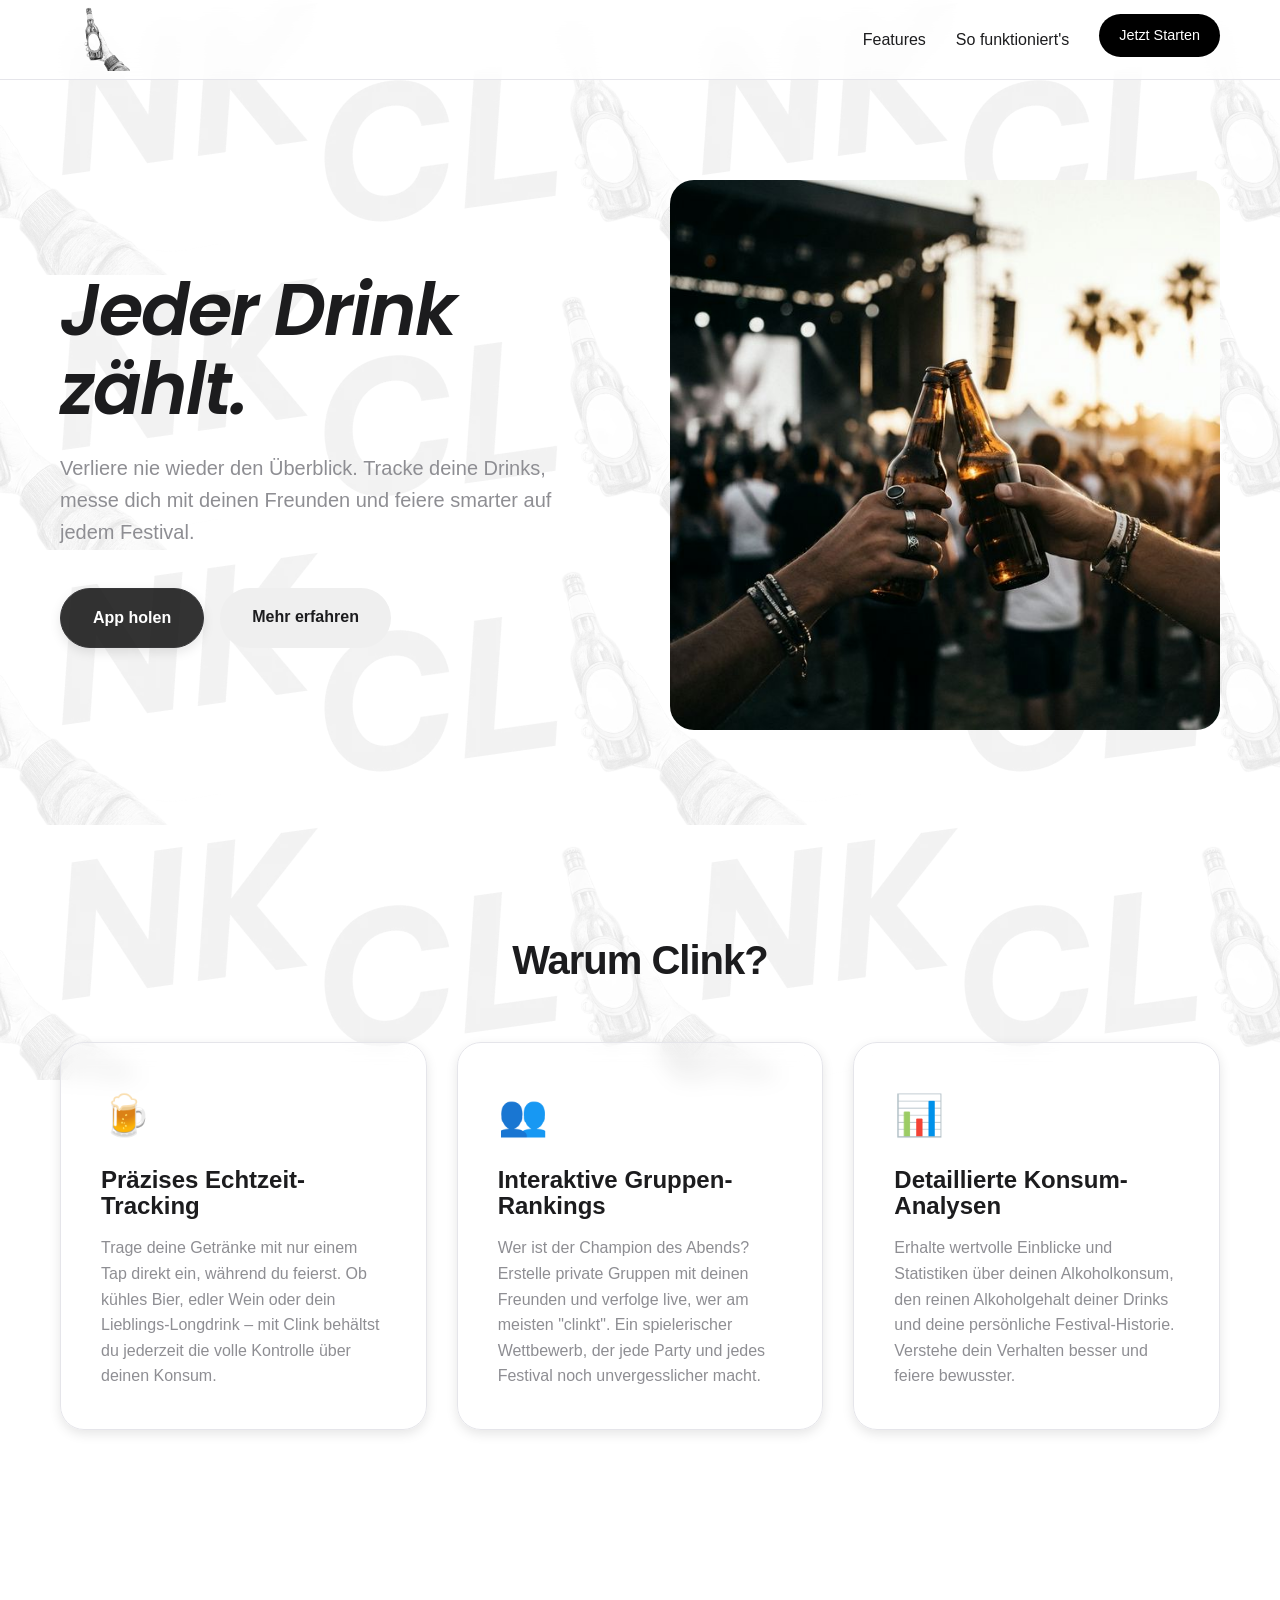
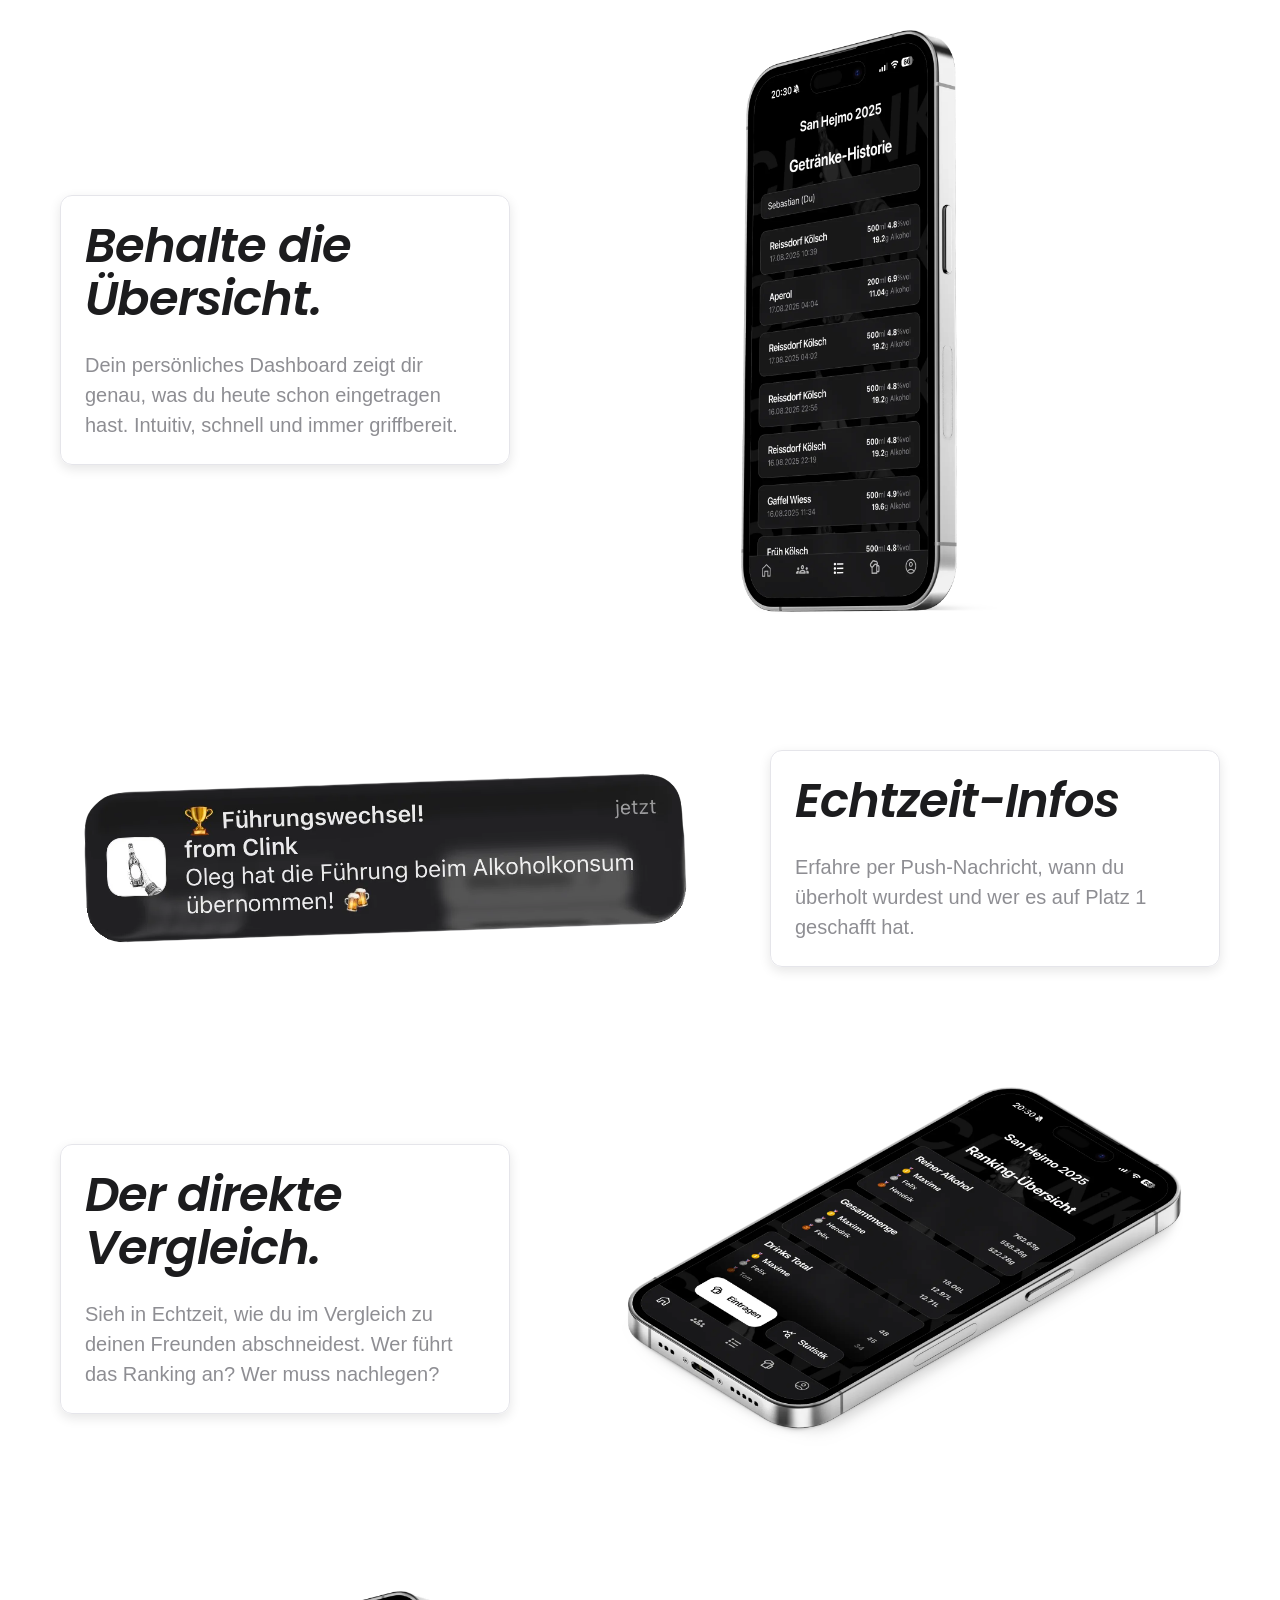
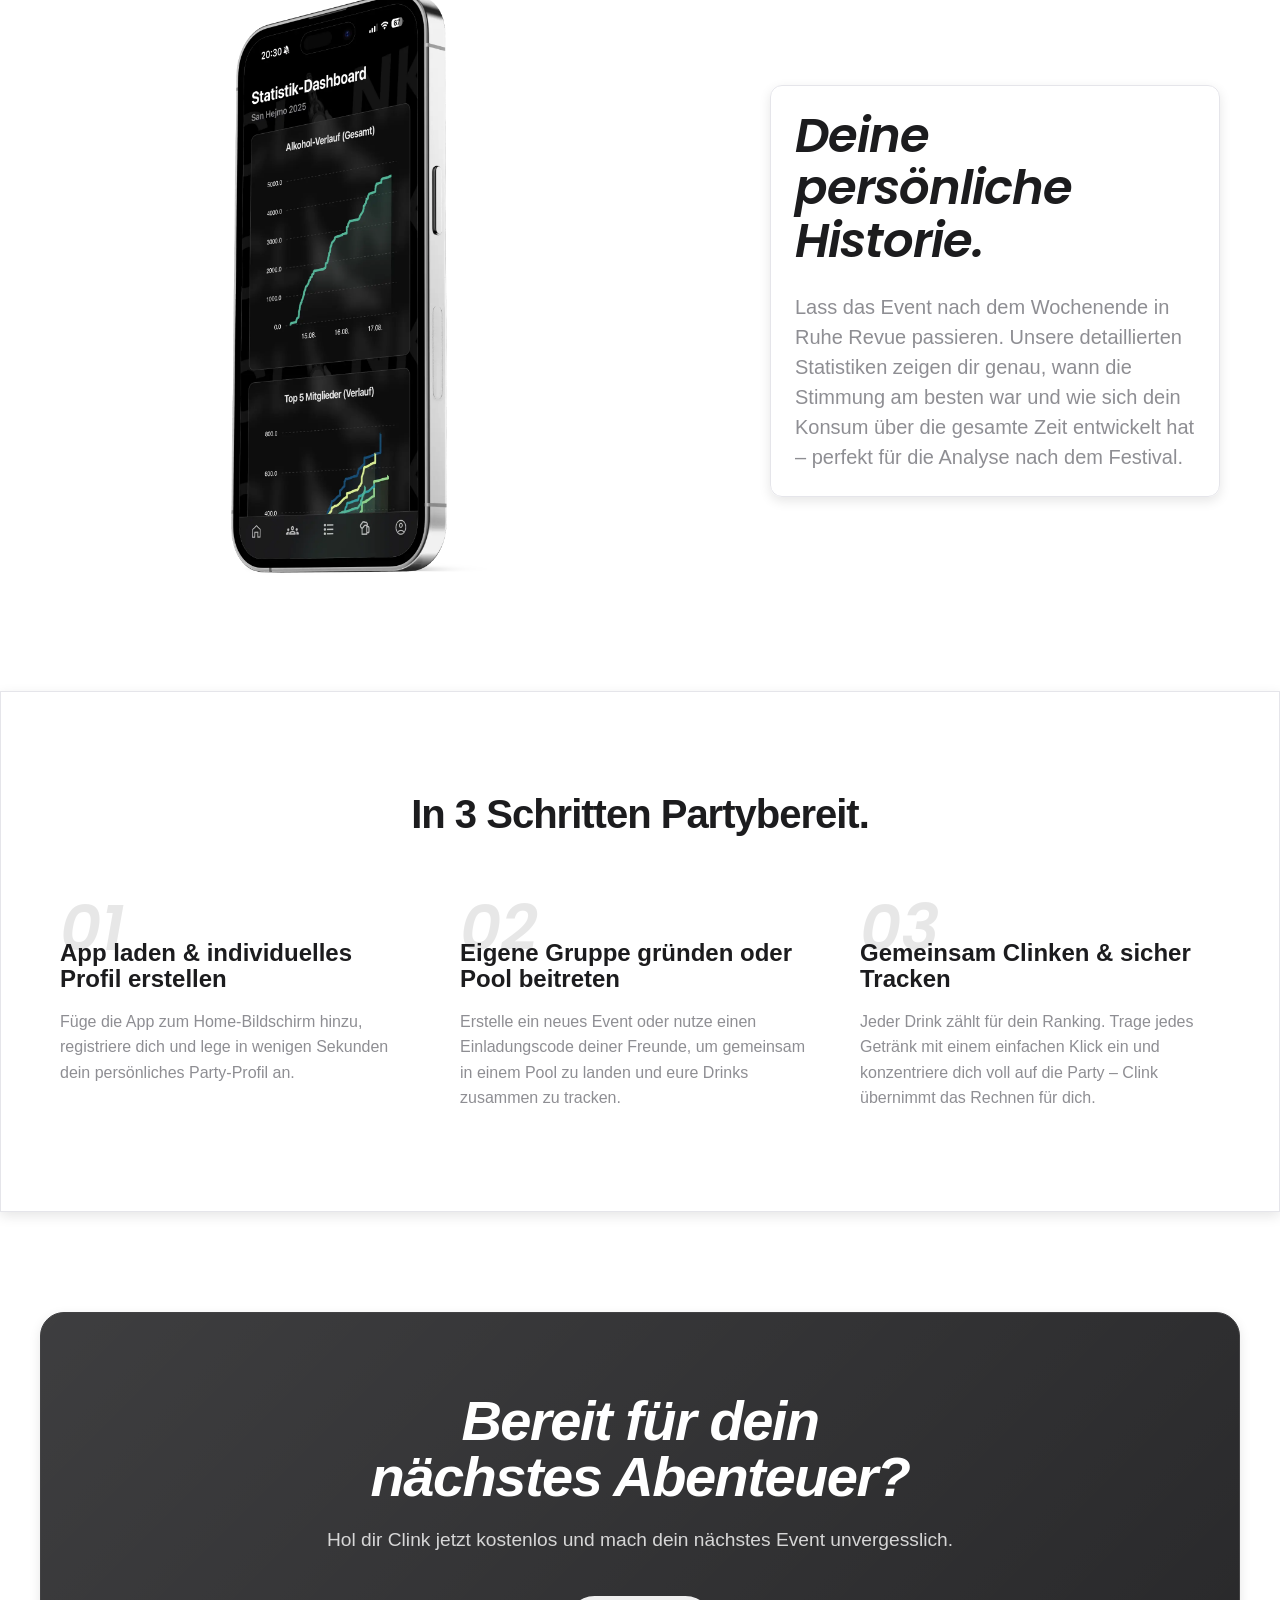
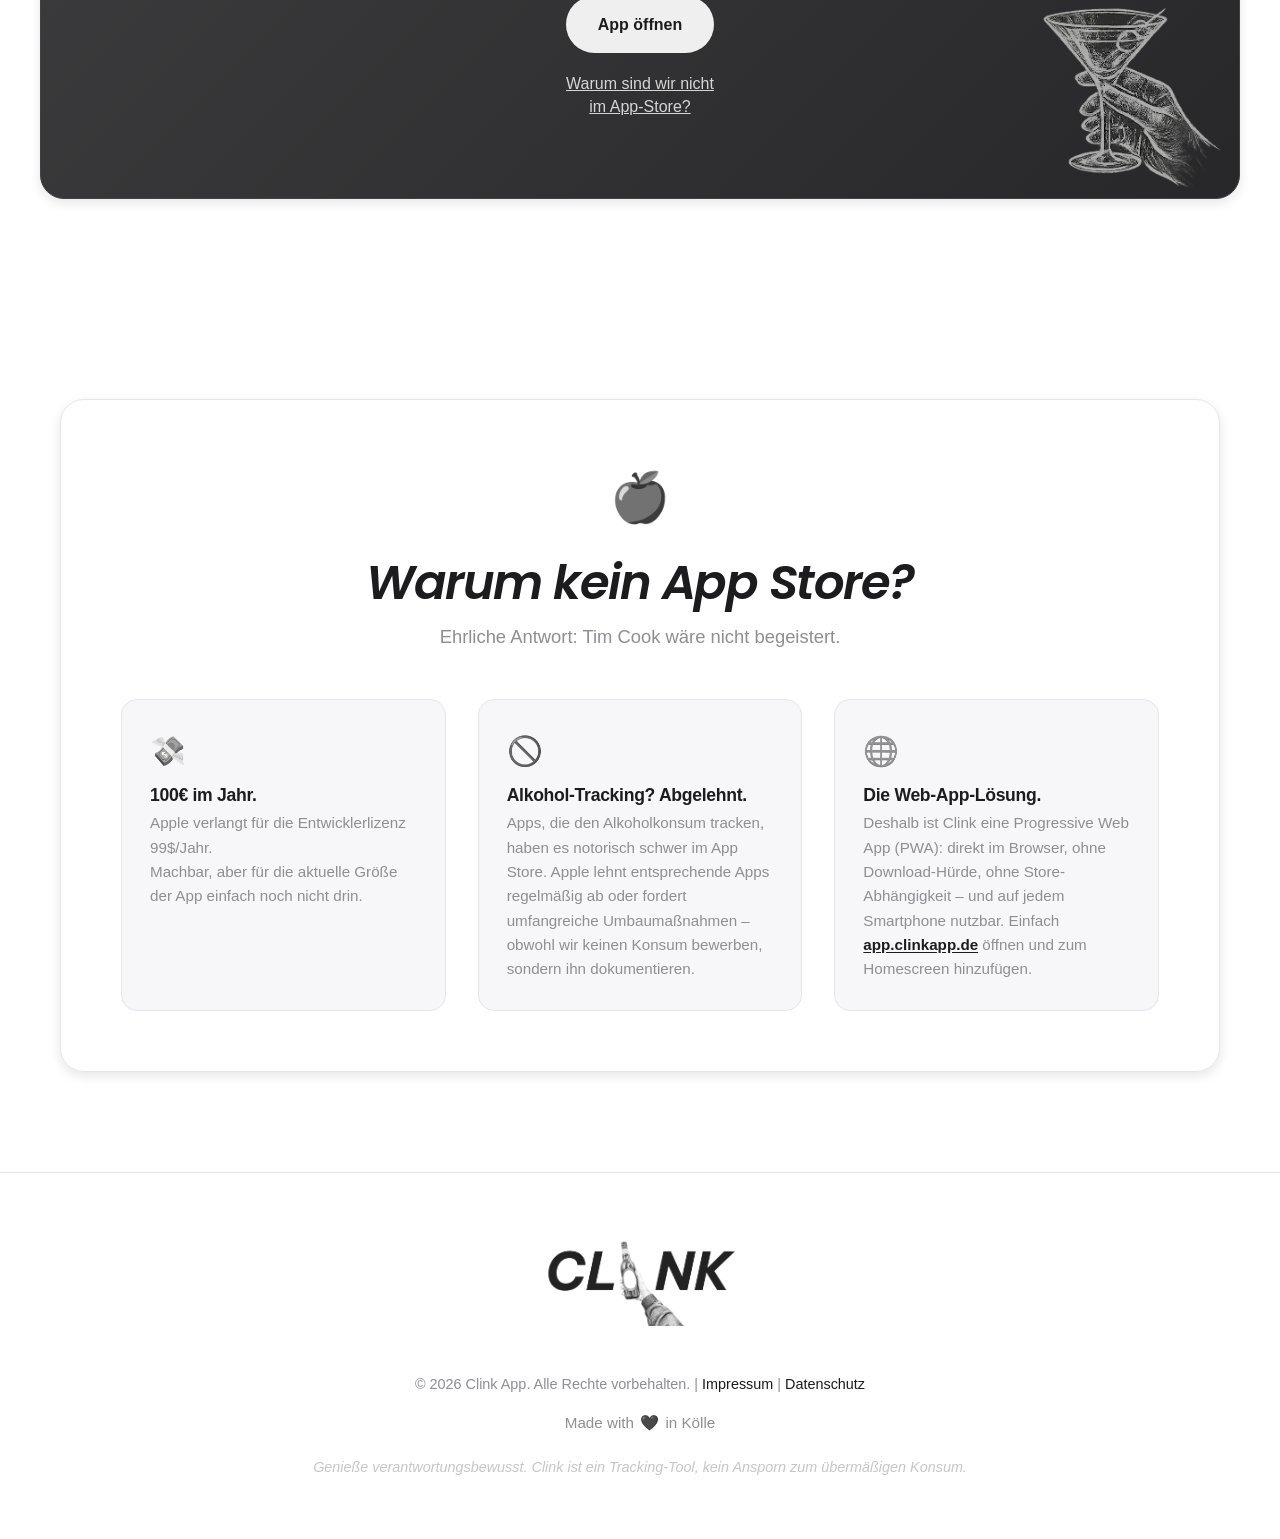
<file: index.html>
<!DOCTYPE html>
<html lang="de">
<head>
    <meta charset="UTF-8">
    <meta name="viewport" content="width=device-width, initial-scale=1.0">
    <link rel="icon" type="image/x-icon" href="assets//images/favicon.ico">
    <title>Clink | Deine Drink-Tracking App für Party & Festival</title>
    <meta name="description" content="Verfolgere deinen Alkoholkonsum auf Festivals und Partys mit Clink. Die smarte Drink-Tracking App für Gruppen. Jeder Clink zählt!">
    <meta name="keywords" content="Drink Tracking, Festival App, Party App, Alkohol Tracker, Clink App, Party Statistik">
    
    <!-- Open Graph / Facebook -->
    <meta property="og:type" content="website">
    <meta property="og:url" content="https://clink-app.de/">
    <meta property="og:title" content="Clink | Jeder Clink zählt">
    <meta property="og:description" content="Die ultimative App zum Tracken deiner Drinks auf Festivals und Partys. Jetzt Gruppen beitreten und Statistik führen.">
    <meta property="og:image" content="assets/images/og-image.jpg">

    <!-- Twitter -->
    <meta property="twitter:card" content="summary_large_image">
    <meta property="twitter:url" content="https://clink-app.de/">
    <meta property="twitter:title" content="Clink | Jeder Clink zählt">
    <meta property="twitter:description" content="Die ultimative App zum Tracken deiner Drinks auf Festivals und Partys.">
    <meta property="twitter:image" content="assets/images/og-image.jpg">

    <!-- Schema.org for SEO -->
    <script type="application/ld+json">
    {
      "@context": "https://schema.org",
      "@type": "SoftwareApplication",
      "name": "Clink",
      "operatingSystem": "iOS, Android",
      "applicationCategory": "UtilitiesApplication",
      "offers": {
        "@type": "Offer",
        "price": "0",
        "priceCurrency": "EUR"
      },
      "description": "Die ultimative Drink-Tracking App für Partys und Festivals. Jeder Clink zählt!",
      "aggregateRating": {
        "@type": "AggregateRating",
        "ratingValue": "4.9",
        "ratingCount": "1024"
      }
    }
    </script>
    <!-- Performance Optimization: Preload LCP Image and CSS -->
    <link rel="preload" href="style.css" as="style">
    <link rel="preload" href="assets/images/hero-graphic.webp" as="image" type="image/webp">
    
    <link rel="stylesheet" href="style.css">
</head>
<body>
    <!-- Parallax Background -->
    <div class="parallax-bg" id="parallaxBg"></div>
    
    <header>
        <nav class="container">
            <div class="logo">
                <img src="assets/images/clink-logo.webp" alt="Clink Logo Icon">
            </div>
            <button class="mobile-menu-toggle" aria-label="Menü öffnen">
                <span></span>
                <span></span>
                <span></span>
            </button>
            <ul class="nav-links">
                <li><a href="#features">Features</a></li>
                <li><a href="#how-it-works">So funktioniert's</a></li>
                <li><a href="#download" class="btn btn-small">Jetzt Starten</a></li>
            </ul>
        </nav>
    </header>

    <main>
        <section class="hero">
            <div class="container hero-grid">
                <div class="hero-content">
                    <h1 class="italic-brand">Jeder <span id="glitch-word" class="glitch-word" data-text="Drink">Drink</span> zählt.</h1>
                    <p class="hero-subtext">Verliere nie wieder den Überblick. Tracke deine Drinks, messe dich mit deinen Freunden und feiere smarter auf jedem Festival.</p>
                    <div class="hero-cta">
                        <a href="#download" class="btn btn-primary frosted inverted">App holen</a>
                        <a href="#features" class="btn btn-secondary">Mehr erfahren</a>
                    </div>
                </div>
                <div class="hero-visual">
                    <div class="app-mockup-wrapper">
                        <!-- Space for an image/graphic -->
                        <div class="sticker-inspiration">
                            <img src="assets/images/hero-graphic.webp" alt="Clink App Illustration" id="hero-img" fetchpriority="high">
                        </div>
                    </div>
                </div>
            </div>
        </section>

        <section id="features" class="features">
            <div class="container">
                <h2 class="section-title">Warum Clink?</h2>
                <div class="features-grid">
                    <div class="feature-card frosted">
                        <div class="icon">🍺</div>
                        <h3>Präzises Echtzeit-Tracking</h3>
                        <p>Trage deine Getränke mit nur einem Tap direkt ein, während du feierst. Ob kühles Bier, edler Wein oder dein Lieblings-Longdrink – mit Clink behältst du jederzeit die volle Kontrolle über deinen Konsum.</p>
                    </div>
                    <div class="feature-card frosted">
                        <div class="icon">👥</div>
                        <h3>Interaktive Gruppen-Rankings</h3>
                        <p>Wer ist der Champion des Abends? Erstelle private Gruppen mit deinen Freunden und verfolge live, wer am meisten "clinkt". Ein spielerischer Wettbewerb, der jede Party und jedes Festival noch unvergesslicher macht.</p>
                    </div>
                    <div class="feature-card frosted">
                        <div class="icon">📊</div>
                        <h3>Detaillierte Konsum-Analysen</h3>
                        <p>Erhalte wertvolle Einblicke und Statistiken über deinen Alkoholkonsum, den reinen Alkoholgehalt deiner Drinks und deine persönliche Festival-Historie. Verstehe dein Verhalten besser und feiere bewusster.</p>
                    </div>
                </div>
            </div>
        </section>

        <section class="mockups-section">
            <div class="container">
                <div class="mockup-row">
                    <div class="mockup-text frosted">
                        <h2 class="italic-brand">Behalte die Übersicht.</h2>
                        <p>Dein persönliches Dashboard zeigt dir genau, was du heute schon eingetragen hast. Intuitiv, schnell und immer griffbereit.</p>
                    </div>
                    <div class="mockup-image">
                        <img src="assets/images/mockups/mockup6.webp" alt="Clink App Dashboard Mockup">
                    </div>
                </div>

                <div class="mockup-row reverse">
                    <div class="mockup-text frosted">
                        <h2 class="italic-brand">Echtzeit-Infos</h2>
                        <p>Erfahre per Push-Nachricht, wann du überholt wurdest und wer es auf Platz 1 geschafft hat.</p>
                    </div>
                    <div class="mockup-image push-message">
                        <img src="assets/images/push-message.webp" alt="Clink App Push Notification">
                    </div>
                </div>

                <div class="mockup-row">
                    <div class="mockup-text frosted">
                        <h2 class="italic-brand">Der direkte Vergleich.</h2>
                        <p>Sieh in Echtzeit, wie du im Vergleich zu deinen Freunden abschneidest. Wer führt das Ranking an? Wer muss nachlegen?</p>
                    </div>
                    <div class="mockup-image">
                        <img src="assets/images/mockups/mockup3.webp" alt="Clink App Ranking Mockup">
                    </div>
                </div>

                
                <div class="mockup-row reverse">
                    <div class="mockup-text frosted">
                        <h2 class="italic-brand">Deine persönliche Historie.</h2>
                        <p>Lass das Event nach dem Wochenende in Ruhe Revue passieren. Unsere detaillierten Statistiken zeigen dir genau, wann die Stimmung am besten war und wie sich dein Konsum über die gesamte Zeit entwickelt hat – perfekt für die Analyse nach dem Festival.</p>
                    </div>
                    <div class="mockup-image">
                        <img src="assets/images/mockups/mockup4.webp" alt="Clink App Statistik und Historie Mockup">
                    </div>
                </div>
            </div>
        </section>

        <section id="how-it-works" class="how-it-works frosted">
            <div class="container">
                <h2 class="section-title">In 3 Schritten Partybereit.</h2>
                <div class="steps">
                    <div class="step">
                        <span class="step-num">01</span>
                        <h3>App laden & individuelles Profil erstellen</h3>
                        <p>Füge die App zum Home-Bildschirm hinzu, registriere dich und lege in wenigen Sekunden dein persönliches Party-Profil an.</p>
                    </div>
                    <div class="step">
                        <span class="step-num">02</span>
                        <h3>Eigene Gruppe gründen oder Pool beitreten</h3>
                        <p>Erstelle ein neues Event oder nutze einen Einladungscode deiner Freunde, um gemeinsam in einem Pool zu landen und eure Drinks zusammen zu tracken.</p>
                    </div>
                    <div class="step">
                        <span class="step-num">03</span>
                        <h3>Gemeinsam Clinken & sicher Tracken</h3>
                        <p>Jeder Drink zählt für dein Ranking. Trage jedes Getränk mit einem einfachen Klick ein und konzentriere dich voll auf die Party – Clink übernimmt das Rechnen für dich.</p>
                    </div>
                </div>
            </div>
        </section>

        <section id="download" class="cta-section">
            <div class="container cta-box frosted inverted">
                <h2>Bereit für dein<br>nächstes Abenteuer?</h2>
                <p>Hol dir Clink jetzt kostenlos und mach dein nächstes Event unvergesslich.</p>
                <a href="https://app.clinkapp.de" class="btn btn-secondary">App öffnen</a>
                <a class="no-app-store-info" href="#app-store-info">Warum sind wir nicht<br>im App-Store?</a>
            </div>
        </section>

        <section id="app-store-info" class="app-store-info-section">
            <div class="container">
                <div class="app-store-info-inner frosted">
                    <div class="app-store-info-icon">🍎</div>
                    <h2 class="italic-brand">Warum kein App Store?</h2>
                    <p class="app-store-intro">Ehrliche Antwort: Tim Cook wäre nicht begeistert.</p>
                    <div class="app-store-reasons">
                        <div class="app-store-reason">
                            <span class="reason-icon">💸</span>
                            <div>
                                <h3>100€ im Jahr.</h3>
                                <p>Apple verlangt für die Entwicklerlizenz 99$/Jahr.<br>Machbar, aber für die aktuelle Größe der App einfach noch nicht drin.</p>
                            </div>
                        </div>
                        <div class="app-store-reason">
                            <span class="reason-icon">🚫</span>
                            <div>
                                <h3>Alkohol-Tracking? Abgelehnt.</h3>
                                <p>Apps, die den Alkoholkonsum tracken, haben es notorisch schwer im App Store. Apple lehnt entsprechende Apps regelmäßig ab oder fordert umfangreiche Umbaumaßnahmen – obwohl wir keinen Konsum bewerben, sondern ihn dokumentieren.</p>
                            </div>
                        </div>
                        <div class="app-store-reason">
                            <span class="reason-icon">🌐</span>
                            <div>
                                <h3>Die Web-App-Lösung.</h3>
                                <p>Deshalb ist Clink eine Progressive Web App (PWA): direkt im Browser, ohne Download-Hürde, ohne Store-Abhängigkeit – und auf jedem Smartphone nutzbar. Einfach <a href="https://app.clinkapp.de" target="_blank">app.clinkapp.de</a> öffnen und zum Homescreen hinzufügen.</p>
                            </div>
                        </div>
                    </div>
                </div>
            </div>
        </section>
    </main>

    <footer>
        <div class="container footer-content">
            <div class="footer-logo">
                <img src="assets/images/clink-wide-logo.webp" alt="Clink Logo">
            </div>
            <div class="footer-bottom">
                <p>&copy; 2026 Clink App. Alle Rechte vorbehalten. | <a href="impressum.html">Impressum</a> | <a href="datenschutz.html">Datenschutz</a></p>
                <p class="made-in">Made with <span class="heart">❤️</span> in Kölle</p>
                <p class="disclaimer">Genieße verantwortungsbewusst. Clink ist ein Tracking-Tool, kein Ansporn zum übermäßigen Konsum.</p>
            </div>
        </div>
    </footer>
    <style>
        /* App Store Info Section */
        .app-store-info-section {
            padding: 100px 0;
            position: relative;
            z-index: 1;
        }

        .app-store-info-inner {
            border-radius: var(--radius-l);
            padding: 60px;
            text-align: center;
        }

        .app-store-info-icon {
            font-size: 3rem;
            margin-bottom: 20px;
            filter: grayscale(1);
        }

        .app-store-info-inner h2 {
            font-size: 3rem;
            letter-spacing: -1.5px;
            margin-bottom: 12px;
        }

        .app-store-intro {
            font-size: 1.15rem;
            color: var(--text-muted);
            margin-bottom: 48px;
        }

        .app-store-reasons {
            display: grid;
            grid-template-columns: repeat(3, 1fr);
            gap: 32px;
            text-align: left;
        }

        .app-store-reason {
            display: flex;
            flex-direction: column;
            gap: 12px;
            background: rgba(242, 242, 247, 0.6);
            border-radius: var(--radius-m);
            padding: 28px;
            border: 1px solid var(--border-color);
        }

        .reason-icon {
            font-size: 1.8rem;
            filter: grayscale(1);
        }

        .app-store-reason h3 {
            font-size: 1.1rem;
            font-weight: 700;
            margin-bottom: 6px;
            letter-spacing: -0.3px;
        }

        .app-store-reason p {
            font-size: 0.95rem;
            color: var(--text-muted);
            line-height: 1.6;
        }

        .app-store-reason a {
            color: var(--text-main);
            font-weight: 600;
            text-underline-offset: 2px;
        }

        @media (max-width: 900px) {
            .app-store-info-inner {
                padding: 36px 20px;
            }
            .app-store-info-inner h2 {
                font-size: 2.2rem;
            }
            .app-store-reasons {
                grid-template-columns: 1fr;
            }
        }
        /* Glitch word: Clink <-> drink */
        .glitch-word {
            display: inline-block;
            position: relative;
            transition: color 0.05s;
        }

        /* Ghost layers for chromatic-style shift (b/w only) */
        .glitch-word::before,
        .glitch-word::after {
            content: attr(data-text);
            position: absolute;
            top: 0;
            left: 0;
            width: 100%;
            overflow: hidden;
            opacity: 0;
            pointer-events: none;
        }

        .glitch-word::before {
            color: #000;
            clip-path: polygon(0 0, 100% 0, 100% 40%, 0 40%);
        }

        .glitch-word::after {
            color: #000;
            clip-path: polygon(0 60%, 100% 60%, 100% 100%, 0 100%);
        }

        /* Active glitch phase */
        .glitch-word.glitching {
            animation: glitch-main 0.35s steps(1) forwards;
        }

        .glitch-word.glitching::before {
            opacity: 1;
            animation: glitch-top 0.35s steps(1) forwards;
        }

        .glitch-word.glitching::after {
            opacity: 1;
            animation: glitch-bot 0.35s steps(1) forwards;
        }

        @keyframes glitch-main {
            0%   { transform: translate(0, 0);      color: #000; }
            10%  { transform: translate(-3px, 1px); color: #666; }
            20%  { transform: translate(3px, -1px); color: #000; }
            30%  { transform: translate(-2px, 2px); color: #888; }
            40%  { transform: translate(2px, -2px); color: #000; }
            50%  { transform: translate(-4px, 0px); color: #aaa; }
            60%  { transform: translate(4px, 1px);  color: #000; }
            70%  { transform: translate(-1px,-1px);  color: #555; }
            80%  { transform: translate(1px, 2px);  color: #000; }
            90%  { transform: translate(0, 0);      color: #333; }
            100% { transform: translate(0, 0);      color: #000; }
        }

        @keyframes glitch-top {
            0%   { transform: translate(0, 0); }
            15%  { transform: translate(4px, 0); }
            35%  { transform: translate(-4px, 0); }
            55%  { transform: translate(2px, 0); }
            75%  { transform: translate(-2px, 0); }
            100% { transform: translate(0, 0); }
        }

        @keyframes glitch-bot {
            0%   { transform: translate(0, 0); }
            20%  { transform: translate(-3px, 0); }
            40%  { transform: translate(3px, 0); }
            60%  { transform: translate(-5px, 0); }
            80%  { transform: translate(1px, 0); }
            100% { transform: translate(0, 0); }
        }
    </style>
    <script defer>
        // 1. QR-ID aus der URL extrahieren (clinkapp.de/qr=1)
        const urlParams = new URLSearchParams(window.location.search);
        const qrId = urlParams.get('ref');
        if (qrId) {
            // 2. An die API senden
            fetch('https://dumm-gehen-api.dumm-gmbh.de/api/track-qr-scan', {
                method: 'POST',
                headers: {
                    'Content-Type': 'application/json',
                },
                body: JSON.stringify({ qr_id: qrId }),
            })
            .then(response => response.json())
            .then(data => console.log('Scan getrackt:', data))
            .catch(error => console.error('Fehler beim Tracken:', error));
        }

        const mobileMenuToggle = document.querySelector('.mobile-menu-toggle');
        const navLinks = document.querySelector('.nav-links');
        const navLinksLinks = document.querySelectorAll('.nav-links a');

        mobileMenuToggle.addEventListener('click', () => {
            mobileMenuToggle.classList.toggle('active');
            navLinks.classList.toggle('active');
        });

        navLinksLinks.forEach(link => {
            link.addEventListener('click', () => {
                mobileMenuToggle.classList.remove('active');
                navLinks.classList.remove('active');
            });
        });

        // Parallax Effect
        const parallaxBg = document.getElementById('parallaxBg');
        let ticking = false;

        function updateParallax() {
            const scrolled = window.pageYOffset;
            const parallax = parallaxBg;
            const speed = scrolled * 0.08;
            
            parallax.style.transform = `translateY(${-1*speed}px)`;
            
            ticking = false;
        }

        function requestTick() {
            if (!ticking) {
                requestAnimationFrame(updateParallax);
                ticking = true;
            }
        }

        window.addEventListener("DOMContentLoaded", () => {
            requestTick();
        })
        window.addEventListener('scroll', requestTick);
        
        // Handle resize for responsive parallax
        window.addEventListener('resize', () => {
            requestTick();
        });

        // Glitch effect: Clink <-> drink
        (function() {
            const el = document.getElementById('glitch-word');
            if (!el) return;

            const words = ['Drink', 'Clink'];
            let current = 0;

            function triggerGlitch() {
                el.classList.add('glitching');

                // Mid-animation: swap text & data-text
                setTimeout(function() {
                    current = (current + 1) % words.length;
                    el.textContent = words[current];
                    el.setAttribute('data-text', words[current]);
                }, 175); // halfway through animation

                // Remove class so it can be re-triggered
                setTimeout(function() {
                    el.classList.remove('glitching');
                }, 380);
            }

            // First glitch after 3s, then every 4s
            setTimeout(function loop() {
                triggerGlitch();
                setTimeout(loop, 4000);
            }, 3000);
        })();
    </script>
</body>
</html>
</file>
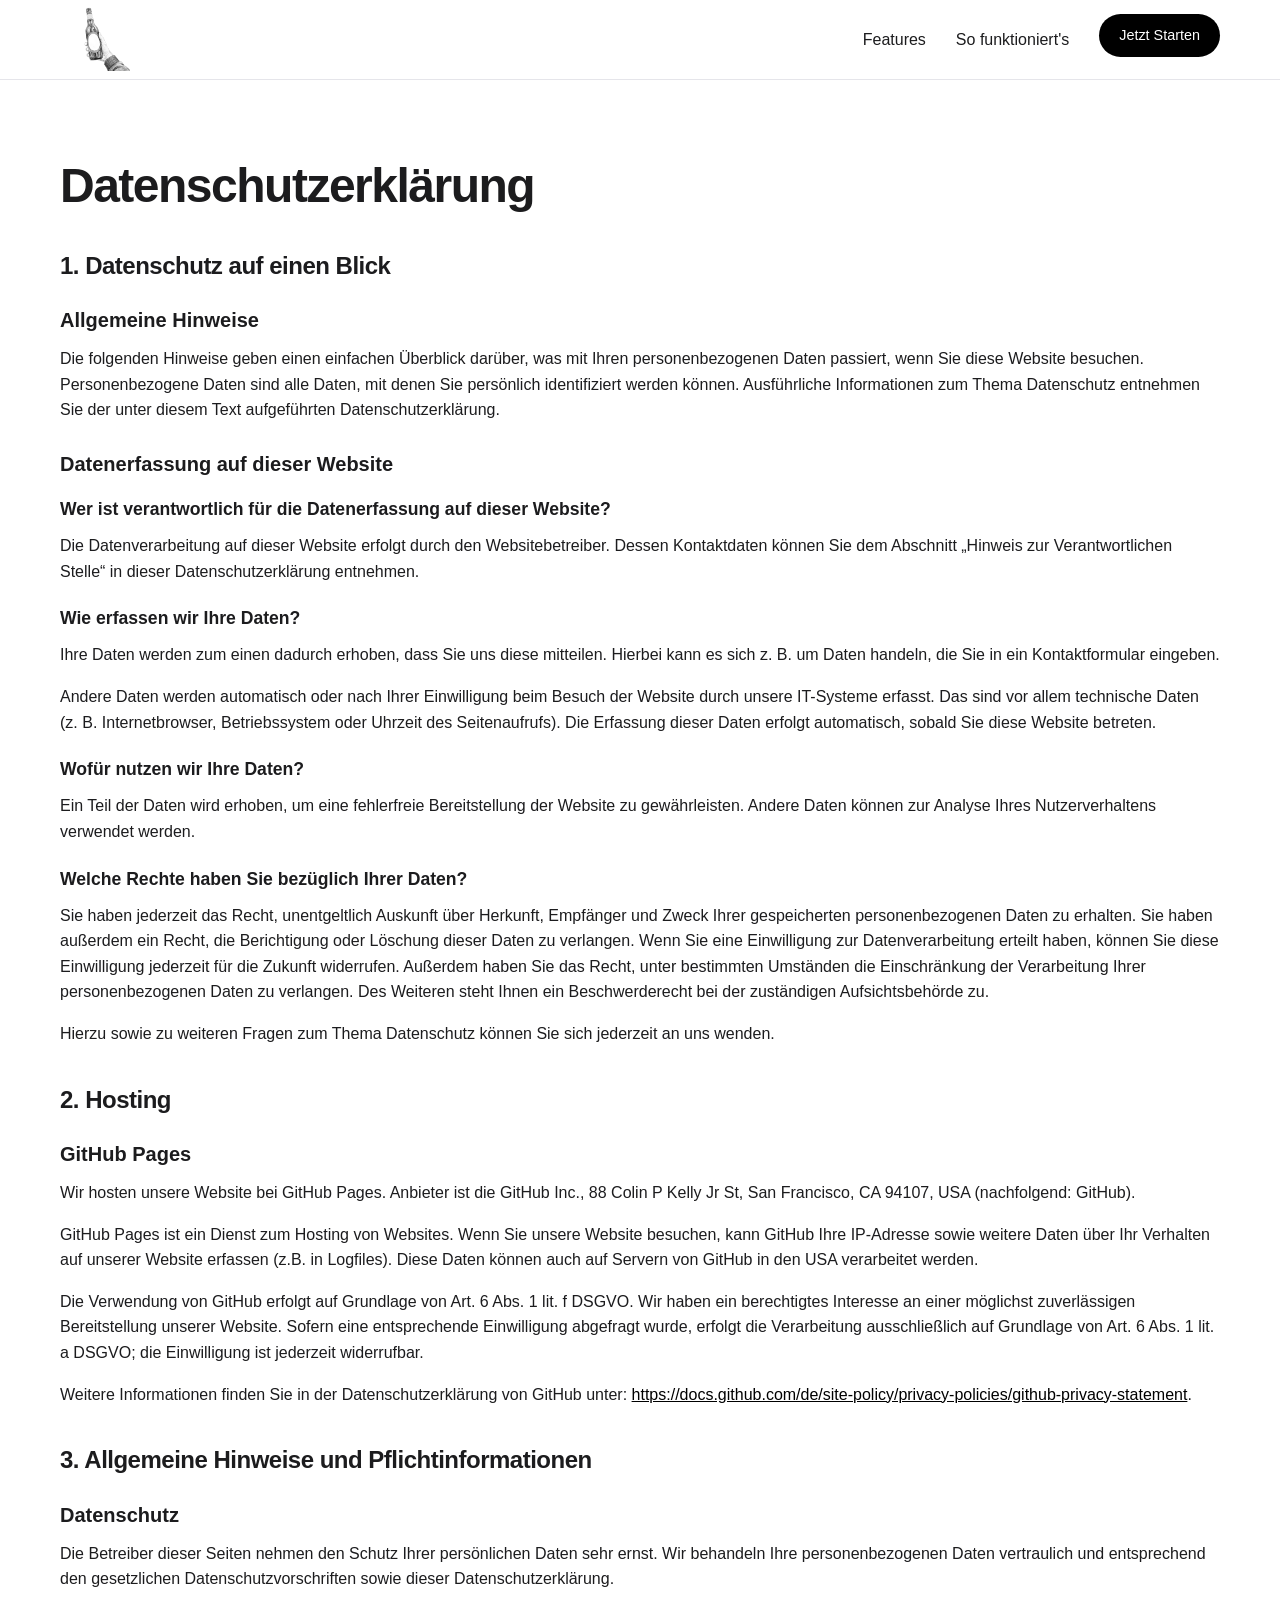
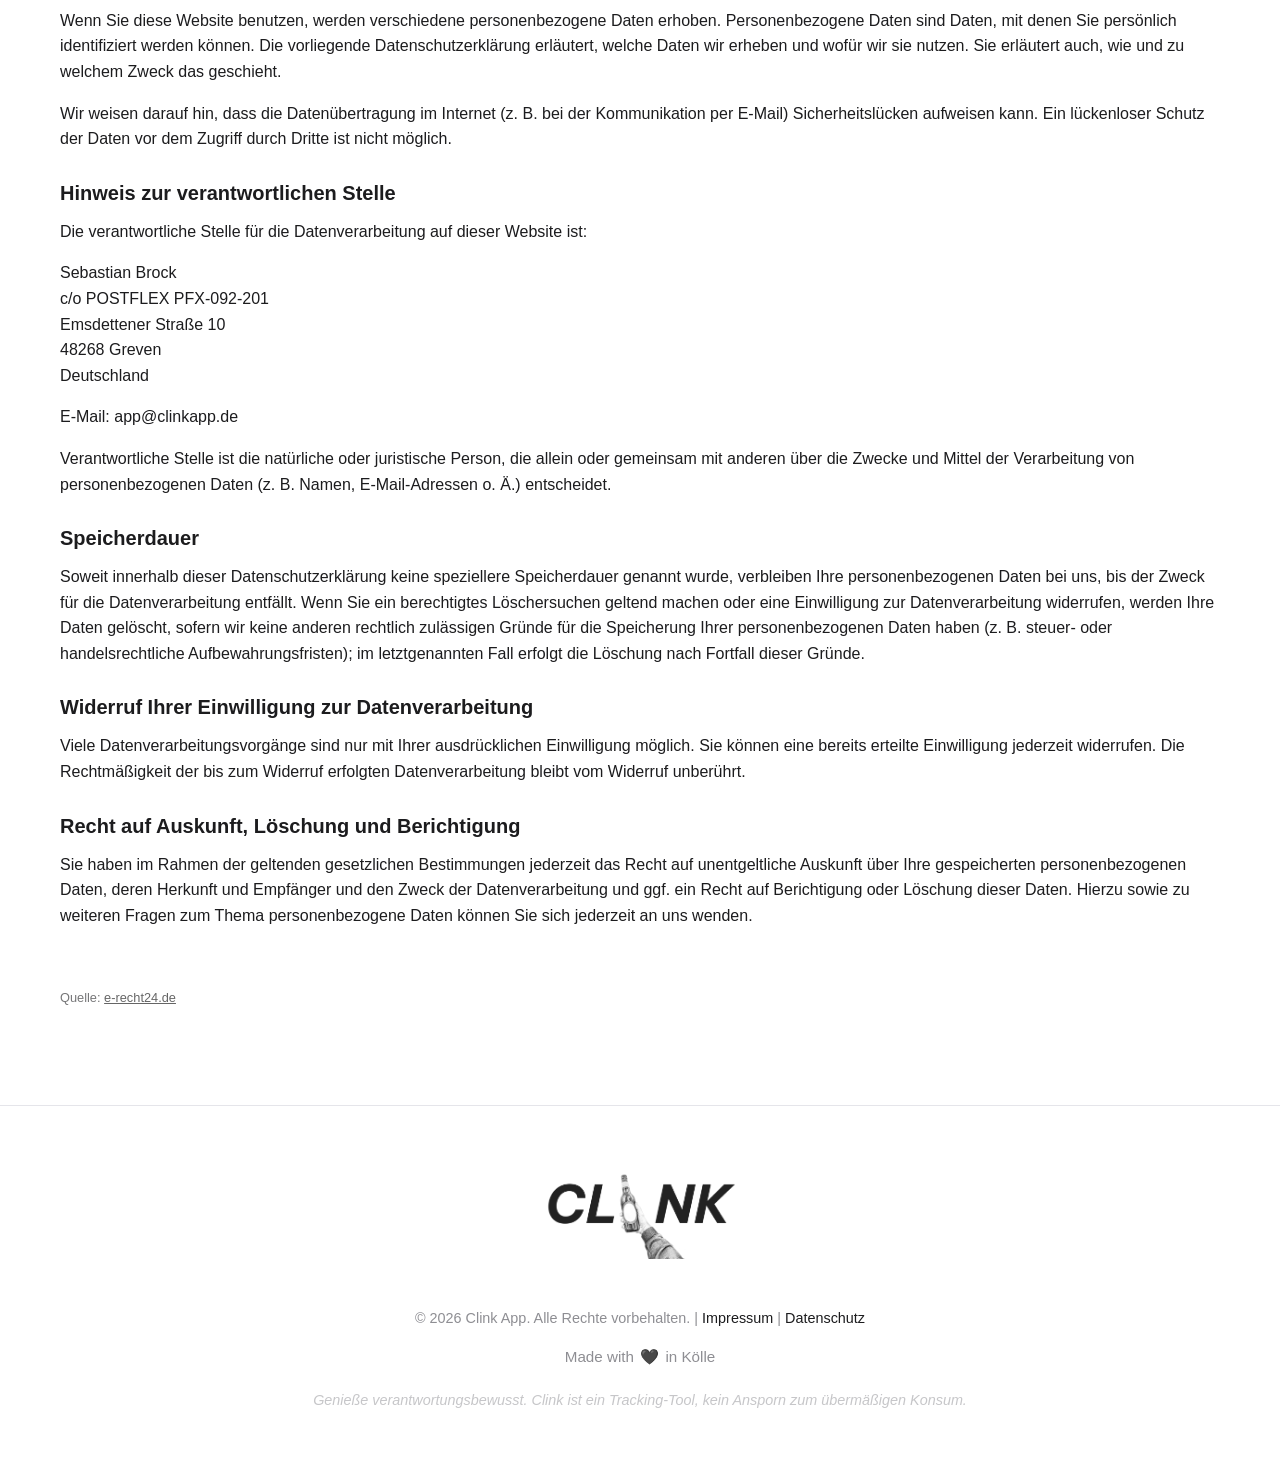
<file: datenschutz.html>
<!DOCTYPE html>
<html lang="de">

<head>
    <meta charset="UTF-8">
    <meta name="viewport" content="width=device-width, initial-scale=1.0">
    <title>Datenschutzerklärung | Clink App</title>
    <link rel="stylesheet" href="style.css">
</head>

<body>
    <header>
        <nav class="container">
            <div class="logo">
                <a href="index.html"><img src="assets/images/clink-logo.webp" alt="Clink Logo"></a>
            </div>
            <ul class="nav-links">
                <li><a href="index.html#features">Features</a></li>
                <li><a href="index.html#how-it-works">So funktioniert's</a></li>
                <li><a href="index.html#download" class="btn btn-small">Jetzt Starten</a></li>
            </ul>
        </nav>
    </header>

    <main class="legal-page">
        <section class="container">
            <h1>Datenschutzerklärung</h1>

            <div class="legal-content">
                <h2>1. Datenschutz auf einen Blick</h2>
                <h3>Allgemeine Hinweise</h3>
                <p>Die folgenden Hinweise geben einen einfachen Überblick darüber, was mit Ihren personenbezogenen Daten
                    passiert, wenn Sie diese Website besuchen. Personenbezogene Daten sind alle Daten, mit denen Sie
                    persönlich identifiziert werden können. Ausführliche Informationen zum Thema Datenschutz entnehmen
                    Sie der unter diesem Text aufgeführten Datenschutzerklärung.</p>

                <h3>Datenerfassung auf dieser Website</h3>
                <h4>Wer ist verantwortlich für die Datenerfassung auf dieser Website?</h4>
                <p>Die Datenverarbeitung auf dieser Website erfolgt durch den Websitebetreiber. Dessen Kontaktdaten
                    können Sie dem Abschnitt „Hinweis zur Verantwortlichen Stelle“ in dieser Datenschutzerklärung
                    entnehmen.</p>
                <h4>Wie erfassen wir Ihre Daten?</h4>
                <p>Ihre Daten werden zum einen dadurch erhoben, dass Sie uns diese mitteilen. Hierbei kann es sich z. B.
                    um Daten handeln, die Sie in ein Kontaktformular eingeben.</p>
                <p>Andere Daten werden automatisch oder nach Ihrer Einwilligung beim Besuch der Website durch unsere
                    IT-Systeme erfasst. Das sind vor allem technische Daten (z. B. Internetbrowser, Betriebssystem oder
                    Uhrzeit des Seitenaufrufs). Die Erfassung dieser Daten erfolgt automatisch, sobald Sie diese Website
                    betreten.</p>
                <h4>Wofür nutzen wir Ihre Daten?</h4>
                <p>Ein Teil der Daten wird erhoben, um eine fehlerfreie Bereitstellung der Website zu gewährleisten.
                    Andere Daten können zur Analyse Ihres Nutzerverhaltens verwendet werden.</p>
                <h4>Welche Rechte haben Sie bezüglich Ihrer Daten?</h4>
                <p>Sie haben jederzeit das Recht, unentgeltlich Auskunft über Herkunft, Empfänger und Zweck Ihrer
                    gespeicherten personenbezogenen Daten zu erhalten. Sie haben außerdem ein Recht, die Berichtigung
                    oder Löschung dieser Daten zu verlangen. Wenn Sie eine Einwilligung zur Datenverarbeitung erteilt
                    haben, können Sie diese Einwilligung jederzeit für die Zukunft widerrufen. Außerdem haben Sie das
                    Recht, unter bestimmten Umständen die Einschränkung der Verarbeitung Ihrer personenbezogenen Daten
                    zu verlangen. Des Weiteren steht Ihnen ein Beschwerderecht bei der zuständigen Aufsichtsbehörde zu.
                </p>
                <p>Hierzu sowie zu weiteren Fragen zum Thema Datenschutz können Sie sich jederzeit an uns wenden.</p>

                <h2>2. Hosting</h2>
                <h3>GitHub Pages</h3>
                <p>Wir hosten unsere Website bei GitHub Pages. Anbieter ist die GitHub Inc., 88 Colin P Kelly Jr St, San
                    Francisco, CA 94107, USA (nachfolgend: GitHub).</p>
                <p>GitHub Pages ist ein Dienst zum Hosting von Websites. Wenn Sie unsere Website besuchen, kann GitHub
                    Ihre IP-Adresse sowie weitere Daten über Ihr Verhalten auf unserer Website erfassen (z.B. in
                    Logfiles). Diese Daten können auch auf Servern von GitHub in den USA verarbeitet werden.</p>
                <p>Die Verwendung von GitHub erfolgt auf Grundlage von Art. 6 Abs. 1 lit. f DSGVO. Wir haben ein
                    berechtigtes Interesse an einer möglichst zuverlässigen Bereitstellung unserer Website. Sofern eine
                    entsprechende Einwilligung abgefragt wurde, erfolgt die Verarbeitung ausschließlich auf Grundlage
                    von Art. 6 Abs. 1 lit. a DSGVO; die Einwilligung ist jederzeit widerrufbar.</p>
                <p>Weitere Informationen finden Sie in der Datenschutzerklärung von GitHub unter: <a
                        href="https://docs.github.com/de/site-policy/privacy-policies/github-privacy-statement"
                        target="_blank"
                        rel="noopener noreferrer">https://docs.github.com/de/site-policy/privacy-policies/github-privacy-statement</a>.
                </p>

                <h2>3. Allgemeine Hinweise und Pflichtinformationen</h2>
                <h3>Datenschutz</h3>
                <p>Die Betreiber dieser Seiten nehmen den Schutz Ihrer persönlichen Daten sehr ernst. Wir behandeln Ihre
                    personenbezogenen Daten vertraulich und entsprechend den gesetzlichen Datenschutzvorschriften sowie
                    dieser Datenschutzerklärung.</p>
                <p>Wenn Sie diese Website benutzen, werden verschiedene personenbezogene Daten erhoben. Personenbezogene
                    Daten sind Daten, mit denen Sie persönlich identifiziert werden können. Die vorliegende
                    Datenschutzerklärung erläutert, welche Daten wir erheben und wofür wir sie nutzen. Sie erläutert
                    auch, wie und zu welchem Zweck das geschieht.</p>
                <p>Wir weisen darauf hin, dass die Datenübertragung im Internet (z. B. bei der Kommunikation per E-Mail)
                    Sicherheitslücken aufweisen kann. Ein lückenloser Schutz der Daten vor dem Zugriff durch Dritte ist
                    nicht möglich.</p>

                <h3>Hinweis zur verantwortlichen Stelle</h3>
                <p>Die verantwortliche Stelle für die Datenverarbeitung auf dieser Website ist:</p>
                <p>
                    Sebastian Brock<br>
                    c/o POSTFLEX PFX-092-201<br>
                    Emsdettener Straße 10<br>
                    48268 Greven<br>
                    Deutschland
                </p>
                <p>E-Mail: app@clinkapp.de</p>
                <p>Verantwortliche Stelle ist die natürliche oder juristische Person, die allein oder gemeinsam mit
                    anderen über die Zwecke und Mittel der Verarbeitung von personenbezogenen Daten (z. B. Namen,
                    E-Mail-Adressen o. Ä.) entscheidet.</p>

                <h3>Speicherdauer</h3>
                <p>Soweit innerhalb dieser Datenschutzerklärung keine speziellere Speicherdauer genannt wurde,
                    verbleiben Ihre personenbezogenen Daten bei uns, bis der Zweck für die Datenverarbeitung entfällt.
                    Wenn Sie ein berechtigtes Löschersuchen geltend machen oder eine Einwilligung zur Datenverarbeitung
                    widerrufen, werden Ihre Daten gelöscht, sofern wir keine anderen rechtlich zulässigen Gründe für die
                    Speicherung Ihrer personenbezogenen Daten haben (z. B. steuer- oder handelsrechtliche
                    Aufbewahrungsfristen); im letztgenannten Fall erfolgt die Löschung nach Fortfall dieser Gründe.</p>

                <h3>Widerruf Ihrer Einwilligung zur Datenverarbeitung</h3>
                <p>Viele Datenverarbeitungsvorgänge sind nur mit Ihrer ausdrücklichen Einwilligung möglich. Sie können
                    eine bereits erteilte Einwilligung jederzeit widerrufen. Die Rechtmäßigkeit der bis zum Widerruf
                    erfolgten Datenverarbeitung bleibt vom Widerruf unberührt.</p>

                <h3>Recht auf Auskunft, Löschung und Berichtigung</h3>
                <p>Sie haben im Rahmen der geltenden gesetzlichen Bestimmungen jederzeit das Recht auf unentgeltliche
                    Auskunft über Ihre gespeicherten personenbezogenen Daten, deren Herkunft und Empfänger und den Zweck
                    der Datenverarbeitung und ggf. ein Recht auf Berichtigung oder Löschung dieser Daten. Hierzu sowie
                    zu weiteren Fragen zum Thema personenbezogene Daten können Sie sich jederzeit an uns wenden.</p>

                <p class="source-link">Quelle: <a href="https://www.e-recht24.de" target="_blank">e-recht24.de</a></p>
            </div>
        </section>
    </main>

    <footer>
        <div class="container footer-content">
            <div class="footer-logo">
                <img src="assets/images/clink-wide-logo.webp" alt="Clink Logo">
            </div>
            <div class="footer-bottom">
                <p>&copy; 2026 Clink App. Alle Rechte vorbehalten. | <a href="impressum.html">Impressum</a> | <a
                        href="datenschutz.html">Datenschutz</a></p>
                <p class="made-in">Made with <span class="heart">❤️</span> in Kölle</p>
                <p class="disclaimer">Genieße verantwortungsbewusst. Clink ist ein Tracking-Tool, kein Ansporn zum
                    übermäßigen Konsum.</p>
            </div>
        </div>
    </footer>
</body>

</html>
</file>
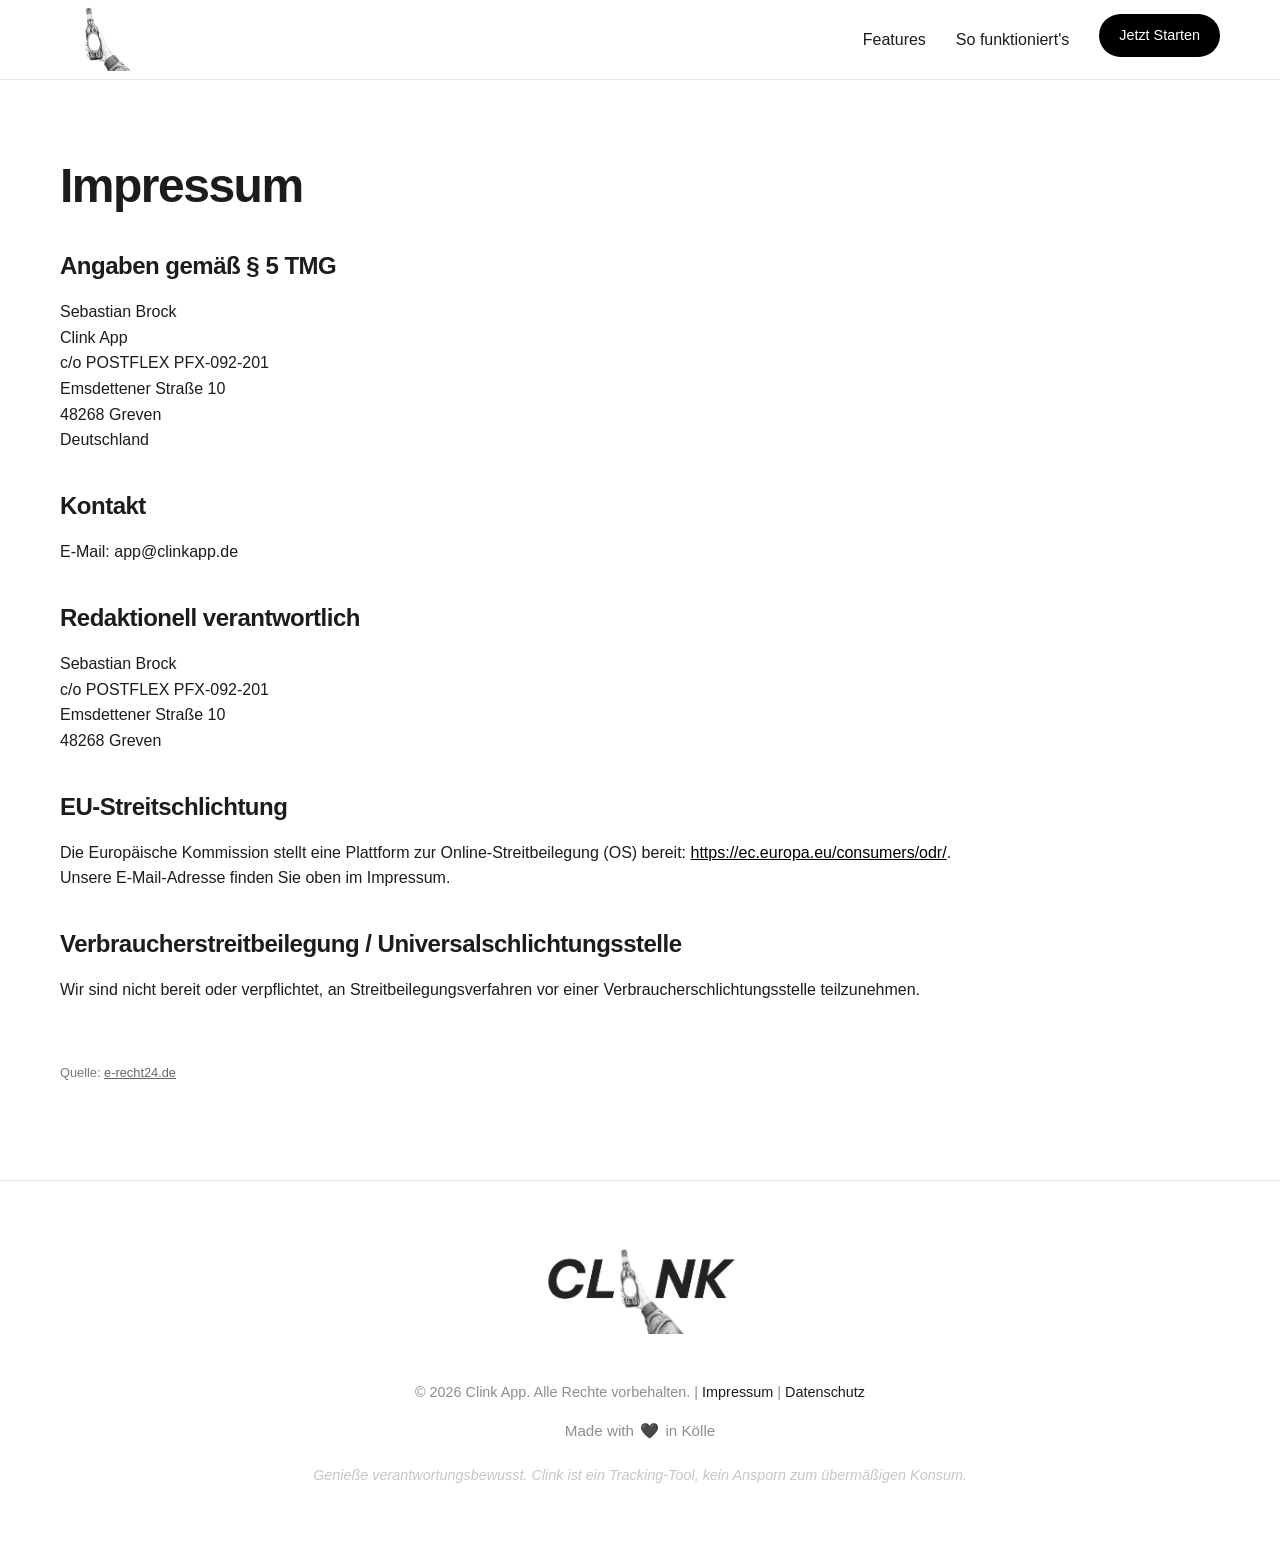
<file: impressum.html>
<!DOCTYPE html>
<html lang="de">

<head>
    <meta charset="UTF-8">
    <meta name="viewport" content="width=device-width, initial-scale=1.0">
    <title>Impressum | Clink App</title>
    <link rel="stylesheet" href="style.css">
</head>

<body>
    <header>
        <nav class="container">
            <div class="logo">
                <a href="index.html"><img src="assets/images/clink-logo.webp" alt="Clink Logo"></a>
            </div>
            <ul class="nav-links">
                <li><a href="index.html#features">Features</a></li>
                <li><a href="index.html#how-it-works">So funktioniert's</a></li>
                <li><a href="index.html#download" class="btn btn-small">Jetzt Starten</a></li>
            </ul>
        </nav>
    </header>

    <main class="legal-page">
        <section class="container">
            <h1>Impressum</h1>

            <div class="legal-content">
                <h2>Angaben gemäß § 5 TMG</h2>
                <p>
                    Sebastian Brock<br>
                    Clink App<br>
                    c/o POSTFLEX PFX-092-201<br>
                    Emsdettener Straße 10<br>
                    48268 Greven<br>
                    Deutschland
                </p>

                <h2>Kontakt</h2>
                <p>
                    E-Mail: app@clinkapp.de<br>
                    <!-- Telefon: [Optional] -->
                </p>

                <h2>Redaktionell verantwortlich</h2>
                <p>
                    Sebastian Brock<br>
                    c/o POSTFLEX PFX-092-201<br>
                    Emsdettener Straße 10<br>
                    48268 Greven<br>
                </p>

                <h2>EU-Streitschlichtung</h2>
                <p>Die Europäische Kommission stellt eine Plattform zur Online-Streitbeilegung (OS) bereit: <a
                        href="https://ec.europa.eu/consumers/odr/" target="_blank"
                        rel="noopener noreferrer">https://ec.europa.eu/consumers/odr/</a>.<br> Unsere E-Mail-Adresse
                    finden Sie oben im Impressum.</p>

                <h2>Verbraucherstreitbeilegung / Universalschlichtungsstelle</h2>
                <p>Wir sind nicht bereit oder verpflichtet, an Streitbeilegungsverfahren vor einer
                    Verbraucherschlichtungsstelle teilzunehmen.</p>

                <p class="source-link">Quelle: <a href="https://www.e-recht24.de" target="_blank">e-recht24.de</a></p>
            </div>
        </section>
    </main>

    <footer>
        <div class="container footer-content">
            <div class="footer-logo">
                <img src="assets/images/clink-wide-logo.webp" alt="Clink Logo">
            </div>
            <div class="footer-bottom">
                <p>&copy; 2026 Clink App. Alle Rechte vorbehalten. | <a href="impressum.html">Impressum</a> | <a
                        href="datenschutz.html">Datenschutz</a></p>
                <p class="made-in">Made with <span class="heart">❤️</span> in Kölle</p>
                <p class="disclaimer">Genieße verantwortungsbewusst. Clink ist ein Tracking-Tool, kein Ansporn zum
                    übermäßigen Konsum.</p>
            </div>
        </div>
    </footer>
</body>

</html>
</file>
<file: style.css>
@font-face {
    font-family: 'PoppinsSemiBoldItalic';
    src: url('assets/fonts/Poppins-SemiBoldItalic.ttf') format('truetype');
    font-weight: 600;
    font-style: italic;
}

:root {
    --primary-color: #000000;
    --secondary-color: #F2F2F7;
    --accent-color: #000000;
    --text-main: #1C1C1E;
    --text-muted: #8E8E93;
    --background: #FFFFFF;
    --border-color: #E5E5EA;
    --radius-l: 24px;
    --radius-m: 16px;
    --max-width: 1200px;
    --font-main: -apple-system, BlinkMacSystemFont, "Segoe UI", Roboto, Helvetica, Arial, sans-serif;
    --font-accent: 'PoppinsSemiBoldItalic', sans-serif;
}

* {
    margin: 0;
    padding: 0;
    box-sizing: border-box;
}

html {
    scroll-behavior: smooth;
    overflow-x: hidden;
}

body {
    font-family: var(--font-main);
    color: var(--text-main);
    background-color: var(--background);
    line-height: 1.6;
    -webkit-font-smoothing: antialiased;
    overflow-x: hidden;
    position: relative;
}

.frosted {
    background: rgba(255, 255, 255, 0.1) !important;
    backdrop-filter: blur(10px) !important;
    -webkit-backdrop-filter: blur(10px) !important;
    border: 1px solid #E5E5EA !important;
    box-shadow: 0 4px 12px rgba(0, 0, 0, 0.1) !important;
    /* Fix: Verhindert Flackern/Springen nach Animation */
    -webkit-backface-visibility: hidden;
    backface-visibility: hidden;
    transform: translateZ(0);
}

.btn.frosted.inverted {
    background: rgba(0, 0, 0, 0.8) !important;
}

.frosted.inverted {
    background: rgba(0, 0, 0, 0.8);
    border-color: #38383a !important;
    backdrop-filter: none !important;
    mix-blend-mode: overlay !important;
}

/* Parallax Background */
.parallax-bg {
    position: fixed;
    top: 0;
    left: 0;
    width: 100%;
    height: 120vh;
    background-image: url('assets/images/clink-bg.webp');
    background-size: cover;
    background-position: center;
    background-repeat: no-repeat;
    background-attachment: fixed;
    z-index: -1;
    will-change: transform;
    opacity: 1;
}

.container {
    max-width: var(--max-width);
    margin: 0 auto;
    padding: 0 20px;
}

/* Typography */
h1,
h2,
h3 {
    line-height: 1.1;
}

.italic-brand {
    font-family: var(--font-accent);
    font-style: italic;
    font-weight: 600;
}

/* Header & Nav */
header {
    height: 80px;
    display: flex;
    align-items: center;
    position: sticky;
    top: 0;
    background: rgba(255, 255, 255, 0.75);
    backdrop-filter: blur(15px);
    z-index: 1000;
    border-bottom: 1px solid var(--border-color);
    position: relative;
}

nav {
    width: 100%;
    display: flex;
    justify-content: space-between;
    align-items: center;
}

.logo img {
    width: 70px;
    height: 70px;
}

.footer-logo img {
    width: 200px;
    height: auto;
}

.brand-i {
    display: inline-block;
    width: 14px;
    height: 30px;
    background: url('assets/images/bottle-icon.svg') no-repeat center;
    background-size: contain;
    margin: 0 2px;
}

.nav-links {
    list-style: none;
    display: flex;
    gap: 30px;
    align-items: center;
}

.nav-links a {
    text-decoration: none;
    color: var(--text-main);
    font-weight: 500;
    transition: color 0.2s;
}

.nav-links a:hover {
    color: var(--text-muted);
}

.mobile-menu-toggle {
    display: none;
    flex-direction: column;
    gap: 6px;
    background: none;
    border: none;
    cursor: pointer;
    padding: 10px;
    z-index: 1001;
}

.mobile-menu-toggle span {
    display: block;
    width: 25px;
    height: 2px;
    background-color: var(--text-main);
    transition: 0.3s;
}

.mobile-menu-toggle.active span:nth-child(1) {
    transform: translateY(8px) rotate(45deg);
}

.mobile-menu-toggle.active span:nth-child(2) {
    opacity: 0;
}

.mobile-menu-toggle.active span:nth-child(3) {
    transform: translateY(-8px) rotate(-45deg);
}

/* Buttons */
.btn {
    display: inline-block;
    padding: 16px 32px;
    border-radius: 100px;
    text-decoration: none;
    font-weight: 600;
    transition: transform 0.3s cubic-bezier(0.19, 1, 0.22, 1),
        color 0.3s,
        text-shadow 0.3s,
        font-weight 0.3s,
        box-shadow 0.3s;
    cursor: pointer;
    border: none;
    position: relative;
    overflow: hidden;
    z-index: 1;
    /* Base border for the effect */
    box-shadow: 0 0 0 0px transparent;
}

.btn:hover {
    animation: chromatic-border 0.6s infinite ease;
}

.cta-box .btn {
    font-size: 1rem;
    transition: all 0.3s ease;
}

.cta-box .btn:hover {
    font-weight: 900;
    transform: skewX(-10deg) scale(1.05);
    font-size: 1.2rem;
    transition: all 0.3s ease;
    /* Skew approximates italic smoothly */
}

@keyframes chromatic-border {
    0% {
        box-shadow: 2px 0 0 rgba(255, 0, 255, 0.6), -2px 0 0 rgba(0, 255, 255, 0.6);
    }

    20% {
        box-shadow: -2px 0 0 rgba(255, 0, 255, 0.6), 2px 0 0 rgba(0, 255, 255, 0.6);
    }

    40% {
        box-shadow: 2px 1px 0 rgba(255, 0, 0, 0.5), -2px -1px 0 rgba(0, 0, 255, 0.5);
    }

    60% {
        box-shadow: -2px -1px 0 rgba(255, 0, 0, 0.5), 2px 1px 0 rgba(0, 0, 255, 0.5);
    }

    80% {
        box-shadow: 3px 0 0 rgba(255, 0, 255, 0.5), -3px 0 0 rgba(0, 255, 255, 0.5);
    }

    100% {
        box-shadow: 2px 0 0 rgba(255, 0, 255, 0.6), -2px 0 0 rgba(0, 255, 255, 0.6);
    }
}

.btn::before {
    content: '';
    position: absolute;
    top: 0;
    left: -150%;
    width: 120%;
    height: 120%;
    transform: skewX(-20deg);
    transition: left 0.5s cubic-bezier(0.19, 1, 0.22, 1);
    z-index: -1;
}

.btn:active {
    transform: scale(0.98);
}

.btn-primary {
    background-color: var(--primary-color);
    color: #fff;
}

.btn-primary::before,
.btn-secondary::before {
    background-color: #333333;
}

.btn-secondary {
    background-color: #efefef;
    color: var(--text-main);
}


.btn-small {
    padding: 10px 20px;
    background-color: var(--primary-color);
    color: #fff !important;
    font-size: 0.9rem;
}

.btn-small::before {
    background-color: #333333;
}

/* Hero Section */
.hero {
    padding: 100px 0;
    position: relative;
    z-index: 1;
}

.hero-grid {
    display: grid;
    grid-template-columns: 1fr 1fr;
    gap: 60px;
    align-items: center;
}

.hero-content h1 {
    font-size: 4.5rem;
    margin-bottom: 24px;
    letter-spacing: -2px;
}

.hero-subtext {
    font-size: 1.25rem;
    color: var(--text-muted);
    margin-bottom: 40px;
    max-width: 500px;
}

.hero-cta {
    display: flex;
    gap: 16px;
}

.hero-visual {
    position: relative;
}

#hero-img {
    width: 100%;
    max-width: 550px;
    border-radius: var(--radius-l);
}

/* Features */
.features {
    padding: 100px 0;
    position: relative;
    z-index: 1;
}

.section-title {
    font-size: 2.5rem;
    text-align: center;
    margin-bottom: 60px;
    letter-spacing: -1px;
}

.features-grid {
    display: grid;
    grid-template-columns: repeat(3, 1fr);
    gap: 30px;
}

.feature-card {
    padding: 40px;
    background-color: rgba(242, 242, 247, 0.85);
    border-radius: var(--radius-l);
    transition: transform 0.3s;
    backdrop-filter: blur(10px);
}

.feature-card:hover {
    transform: translateY(-10px);
}

.feature-card .icon {
    font-size: 2.5rem;
    margin-bottom: 20px;
}

.feature-card h3 {
    font-size: 1.5rem;
    margin-bottom: 16px;
}

.feature-card p {
    color: var(--text-muted);
}

/* Mockups Section */
.mockups-section {
    padding: 100px 0;
    overflow: hidden;
    position: relative;
    z-index: 1;
}

.mockup-row {
    display: flex;
    align-items: center;
    justify-content: space-between;
    margin-bottom: 120px;
    gap: 60px;
}

.mockup-row .mockup-image.push-message {
    transform: rotate(-2deg);
}

.mockup-row:last-child {
    margin-bottom: 0;
}

.mockup-row.reverse {
    flex-direction: row-reverse;
}

.mockup-text {
    flex: 1;
    max-width: 450px;
    padding: 24px;
    border-radius: 12px;
}

.mockup-text h2 {
    font-size: 3rem;
    margin-bottom: 24px;
    letter-spacing: -1px;
}

.mockup-text p {
    font-size: 1.25rem;
    color: var(--text-muted);
    line-height: 1.5;
}

.mockup-image {
    flex: 1;
    display: flex;
    justify-content: center;
    perspective: 1000px;
}

.mockup-image img {
    width: 100%;
    max-width: 600px;
    max-height: 600px;
    object-fit: contain;
    transition: transform 0.6s cubic-bezier(0.19, 1, 0.22, 1);
}

/*
.mockup-row:hover .mockup-image img {
    transform: rotateY(-5deg) translateY(-20px);
}

.mockup-row.reverse:hover .mockup-image img {
    transform: rotateY(5deg) translateY(-20px);
}
*/

/* How It Works */
.how-it-works {
    padding: 100px 0;
    position: relative;
    z-index: 1;
}

.steps {
    display: grid;
    grid-template-columns: repeat(3, 1fr);
    gap: 40px;
}

.step {
    position: relative;
}

.step-num {
    font-family: var(--font-accent);
    font-size: 4rem;
    opacity: 0.1;
    display: block;
    line-height: 1;
    margin-bottom: -20px;
}

.step h3 {
    font-size: 1.5rem;
    margin-bottom: 16px;
}

.step p {
    color: var(--text-muted);
}

/* CTA Download */
.cta-section {
    padding: 100px 0;
    position: relative;
    z-index: 1;
}

.cta-box {
    background: #1c1c1e linear-gradient(135deg, rgba(255, 255, 255, 0.15), rgba(255, 255, 255, 0.05)) center / cover no-repeat !important;
    color: #fff;
    border-radius: var(--radius-l);
    padding: 80px 40px;
    text-align: center;
    display: flex;
    flex-direction: column;
    align-items: center;
    border: 1px solid rgba(255, 255, 255, 0.25) !important;
    outline: 1px solid rgba(255, 255, 255, 0.05);
    /* Double-border effect for extra sharpness */
    outline-offset: -1px;
    backdrop-filter: blur(40px) saturate(200%) !important;
    -webkit-backdrop-filter: blur(40px) saturate(200%) !important;
    box-shadow: 0 40px 80px -20px rgba(0, 0, 0, 0.6),
        inset 0 0 30px rgba(255, 255, 255, 0.05);
    overflow: hidden;
    position: relative;
}

/* Background image using absolute positioning */
.cta-box::before {
    content: '';
    position: absolute;
    bottom: 0;
    right: 0;
    width: 100%;
    height: calc(20% + 11vw);
    background-image: url('assets/images/decorations/martini.webp');
    background-size: contain;
    background-position: right;
    background-repeat: no-repeat;
    mix-blend-mode: difference;
    /* Similar effect to background-blend-mode */
    opacity: 0.8;
    /* Optional: slightly reduce opacity for better text contrast */
    pointer-events: none;
    z-index: 0;
}

/* Ensure content stays on top */
.cta-box h2,
.cta-box p,
.cta-box a {
    position: relative;
    z-index: 1;
}

.cta-box h2 {
    font-size: 3.5rem;
    margin-bottom: 20px;
    font-weight: 850;
    letter-spacing: -1.5px;
    animation: chromatic-edge 0.6s infinite steps(1);
    font-style: italic;
    line-height: 1;
}

.cta-box .no-app-store-info {
    margin: 0;
    color: white !important;
    opacity: 0.8;
    margin-top: 20px;
    font-size: 12pt;
    line-height: 1.4;
}

@keyframes chromatic-edge {
    0% {
        text-shadow: 1.5px 1px rgba(255, 0, 255, 0.6), -1.5px 1px rgba(0, 255, 255, 0.6);
    }

    20% {
        text-shadow: -1.5px -1px rgba(255, 0, 255, 0.6), 1.5px -1px rgba(0, 255, 255, 0.6);
    }

    40% {
        text-shadow: 1px 0.5px rgba(255, 0, 0, 0.5), -1px -0.5px rgba(0, 0, 255, 0.5);
    }

    60% {
        text-shadow: -1px -0.5px rgba(255, 0, 0, 0.5), 1px 0.5px rgba(0, 0, 255, 0.5);
    }

    80% {
        text-shadow: 2px 0.5px rgba(255, 0, 255, 0.5), -2px 0.5px rgba(0, 255, 255, 0.5);
    }

    100% {
        text-shadow: 1.5px 1.2px rgba(255, 0, 255, 0.6), -1.5px 1.2px rgba(0, 255, 255, 0.6);
    }
}

.cta-box p {
    font-size: 1.2rem;
    opacity: 0.8;
    margin-bottom: 40px;
}

/* Footer */
footer {
    padding: 60px 0;
    border-top: 1px solid var(--border-color);
    background-color: rgba(255, 255, 255, 0.8);
    position: relative;
    z-index: 1;
    backdrop-filter: blur(10px);
}

.footer-content {
    display: flex;
    flex-direction: column;
    align-items: center;
    gap: 40px;
}

.footer-clink {
    font-size: 2rem !important;
}

.footer-bottom {
    text-align: center;
    color: var(--text-muted);
    font-size: 0.9rem;
}

.footer-bottom a {
    color: var(--text-main);
    text-decoration: none;
}

.disclaimer {
    margin-top: 20px;
    font-style: italic;
    opacity: 0.5;
}

.made-in {
    margin-top: 15px;
    font-size: 0.95rem;
    font-weight: 500;
}

.heart {
    display: inline-block;
    filter: grayscale(1) brightness(0.7);
    margin: 0 2px;
}

/* Legal Pages */
.legal-page {
    padding: 80px 0;
}

.legal-page h1 {
    font-size: 3rem;
    margin-bottom: 40px;
    letter-spacing: -1.5px;
}

.legal-content h2 {
    font-size: 1.5rem;
    margin: 40px 0 20px;
    letter-spacing: -0.5px;
}

.legal-content h3 {
    font-size: 1.25rem;
    margin: 30px 0 15px;
}

.legal-content h4 {
    font-size: 1.1rem;
    margin: 20px 0 10px;
}

.legal-content p {
    margin-bottom: 16px;
    color: var(--text-main);
}

.legal-content a {
    color: var(--primary-color);
    text-decoration: underline;
}

.source-link {
    margin-top: 60px;
    font-size: 0.8rem;
    opacity: 0.6;
}

/* Mobile Responsive */
@media (max-width: 900px) {

    /* Parallax adjustments for mobile */
    .parallax-bg {
        background-attachment: scroll;
        height: 100vh;
        opacity: 1;
    }

    header {
        height: 70px;
        background: rgba(255, 255, 255, 0.95);
    }

    .mobile-menu-toggle {
        display: flex;
    }

    .nav-links {
        position: fixed;
        top: 0;
        right: -100%;
        width: 80%;
        max-width: 300px;
        height: 100vh;
        background: #fff;
        flex-direction: column;
        justify-content: center;
        padding: 40px;
        box-shadow: -10px 0 30px rgba(0, 0, 0, 0.05);
        transition: 0.4s cubic-bezier(0.19, 1, 0.22, 1);
        z-index: 1000;
        gap: 40px;
    }

    .nav-links.active {
        right: 0;
    }

    .hero {
        padding: 60px 0;
    }

    .hero-grid {
        grid-template-columns: 1fr;
        text-align: center;
        gap: 40px;
    }

    .hero-content h1 {
        font-size: 2.8rem;
        word-break: break-word;
    }

    .hero-cta {
        justify-content: center;
        flex-direction: column;
        width: 100%;
    }

    .hero-cta .btn {
        width: 100%;
    }

    .features-grid,
    .steps {
        grid-template-columns: 1fr;
    }

    .mockup-row,
    .mockup-row.reverse {
        flex-direction: column-reverse;
        gap: 40px;
        margin-bottom: 80px;
        text-align: center;
    }

    .mockup-text {
        max-width: 100%;
    }

    .mockup-text h2 {
        font-size: 2.2rem;
    }

    .mockup-image img {
        max-width: 300px;
    }

    .feature-card {
        padding: 30px 20px;
    }

    .hero-subtext {
        margin: 0 auto 32px;
        font-size: 1.1rem;
    }

    .cta-box {
        padding: 60px 20px;
    }

    .cta-box h2 {
        font-size: 2rem;
    }

    .legal-page h1 {
        font-size: 2.2rem;
    }
}

/* Intro Video Removed */
</file>
